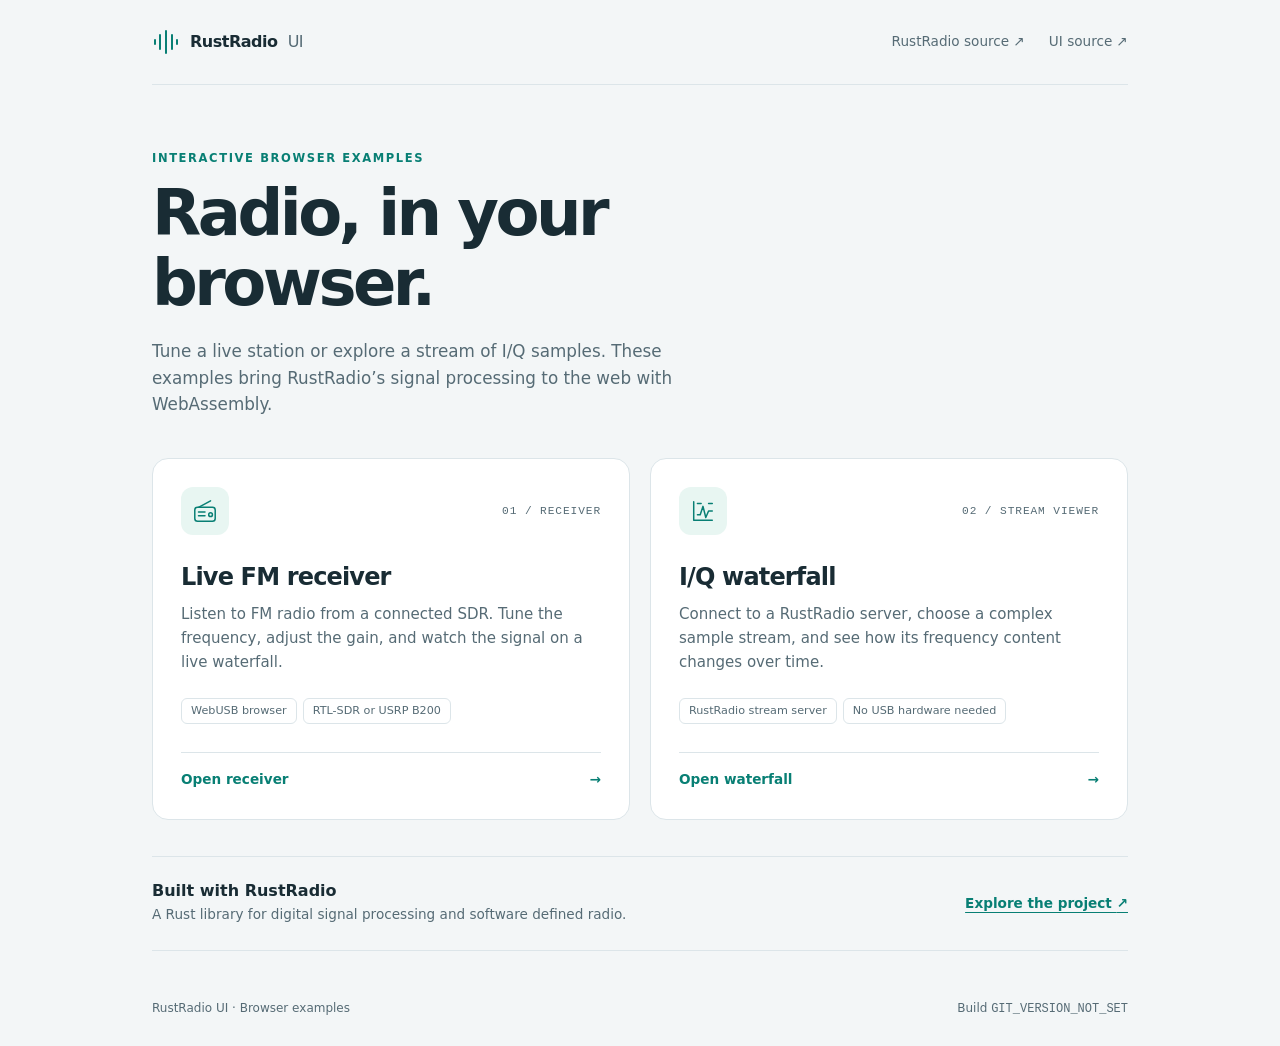
<file: assets/examples/index.html>
<!doctype html>
<html lang="en">
<head>
  <link rel="icon" href="favicon.ico" type="image/x-icon">
  <meta charset="utf-8">
  <meta name="viewport" content="width=device-width, initial-scale=1">
  <meta name="description" content="Explore RustRadio in your browser: a live FM receiver and an I/Q waterfall for streaming signals.">
  <title>RustRadio UI · Browser examples</title>
  <style>
    :root {
      color-scheme: light dark;
      font: 16px/1.6 system-ui, -apple-system, BlinkMacSystemFont, "Segoe UI", sans-serif;
      --page: light-dark(#f3f6f7, #0d1418);
      --surface: light-dark(#fff, #151f25);
      --text: light-dark(#192c34, #e1edf1);
      --muted: light-dark(#566b75, #9aafb9);
      --line: light-dark(#dce5e9, #2a3b44);
      --accent: light-dark(#087f74, #59d6c3);
      --tint: light-dark(#e8f6f2, #1a3735);
    }
    * { box-sizing: border-box; }
    body { margin: 0; background: var(--page); color: var(--text); }
    a { color: var(--accent); text-underline-offset: 4px; }
    a:focus-visible { outline: 2px solid var(--accent); outline-offset: 6px; border-radius: 4px; }
    .container { max-width: 1040px; margin: auto; padding-inline: 32px; }
    header { display: flex; flex-wrap: wrap; justify-content: space-between; align-items: center; gap: 16px; padding-block: 28px; border-bottom: 1px solid var(--line); }
    .brand { display: flex; align-items: center; gap: 10px; font-size: 1rem; font-weight: 700; letter-spacing: -0.03em; }
    .brand svg { width: 28px; height: 28px; color: var(--accent); }
    .brand span { color: var(--muted); font-weight: 400; }
    nav { display: flex; flex-wrap: wrap; gap: 24px; font-size: 0.85rem; }
    nav a { color: var(--muted); text-decoration: none; }
    nav a:hover { color: var(--accent); text-decoration: underline; }
    .hero { padding-block: 64px 40px; }
    .eyebrow { margin: 0 0 12px; color: var(--accent); font-size: 0.72rem; font-weight: 650; letter-spacing: 0.14em; text-transform: uppercase; }
    h1 { margin: 0 0 20px; max-width: 700px; font-size: clamp(2.5rem, 6vw, 4rem); line-height: 1.08; letter-spacing: -0.055em; font-weight: 650; }
    .intro { max-width: 590px; margin: 0; color: var(--muted); font-size: 1.05rem; }
    .examples { display: grid; grid-template-columns: 1fr 1fr; gap: 20px; }
    .example { display: flex; flex-direction: column; min-width: 0; padding: 28px; border: 1px solid var(--line); border-radius: 16px; background: var(--surface); color: var(--text); text-decoration: none; transition: border-color 150ms, transform 150ms; }
    .example:hover { border-color: var(--accent); transform: translateY(-3px); }
    .card-top { display: flex; align-items: center; justify-content: space-between; gap: 12px; margin-bottom: 28px; }
    .icon { display: grid; place-items: center; width: 48px; height: 48px; border-radius: 12px; background: var(--tint); color: var(--accent); }
    .icon svg { width: 26px; height: 26px; }
    .category { color: var(--muted); font: 0.7rem ui-monospace, monospace; letter-spacing: 0.08em; text-transform: uppercase; }
    h2 { margin: 0 0 10px; font-size: 1.5rem; line-height: 1.2; letter-spacing: -0.035em; font-weight: 650; }
    .description { margin: 0 0 24px; color: var(--muted); font-size: 0.94rem; }
    .requirements { display: flex; flex-wrap: wrap; gap: 6px; margin-top: auto; margin-bottom: 28px; }
    .requirements span { padding: 3px 9px; border: 1px solid var(--line); border-radius: 6px; color: var(--muted); font-size: 0.7rem; }
    .launch { display: flex; justify-content: space-between; align-items: center; padding-top: 16px; border-top: 1px solid var(--line); color: var(--accent); font-size: 0.85rem; font-weight: 650; }
    .project { display: flex; flex-wrap: wrap; justify-content: space-between; align-items: center; gap: 16px; margin-block: 36px 48px; padding: 24px 0; border-block: 1px solid var(--line); }
    .project h2 { margin-bottom: 4px; font-size: 1rem; letter-spacing: 0; }
    .project p { margin: 0; color: var(--muted); font-size: 0.85rem; }
    .project a { font-size: 0.85rem; font-weight: 600; }
    footer { display: flex; flex-wrap: wrap; justify-content: space-between; gap: 12px; padding-bottom: 28px; color: var(--muted); font-size: 0.75rem; }
    footer p { margin: 0; }
    code { font: 0.75rem ui-monospace, monospace; overflow-wrap: anywhere; }
    @media (max-width: 660px) {
      .container { padding-inline: 20px; }
      header { padding-block: 20px; }
      nav { gap: 16px; }
      .hero { padding-block: 40px 28px; }
      .examples { grid-template-columns: 1fr; gap: 16px; }
      .example { padding: 24px; }
      .card-top { margin-bottom: 20px; }
      .project { margin-block: 28px; }
    }
    @media (prefers-reduced-motion: reduce) {
      .example { transition: none; }
      .example:hover { transform: none; }
    }
  </style>
</head>
<body>
  <div class="container">
    <header>
      <div class="brand">
        <svg viewBox="0 0 28 28" fill="none" stroke="currentColor" stroke-width="2" stroke-linecap="round" aria-hidden="true"><path d="M3 12v4m5-9v14m6-18v22m6-18v14m5-9v4"/></svg>
        RustRadio <span>UI</span>
      </div>
      <nav aria-label="Project links">
        <a href="https://github.com/ThomasHabets/rustradio">RustRadio source <span aria-hidden="true">↗</span></a>
        <a href="https://github.com/ThomasHabets/rustradio-ui">UI source <span aria-hidden="true">↗</span></a>
      </nav>
    </header>
    <main>
      <section class="hero" aria-labelledby="title">
        <p class="eyebrow">Interactive browser examples</p>
        <h1>Radio, in your browser.</h1>
        <p class="intro">Tune a live station or explore a stream of I/Q samples. These examples bring RustRadio’s signal processing to the web with WebAssembly.</p>
      </section>
      <section class="examples" aria-label="Choose an example">
        <a class="example" href="rtlsdr-fm/">
          <div class="card-top">
            <span class="icon" aria-hidden="true"><svg viewBox="0 0 28 28" fill="none" stroke="currentColor" stroke-width="1.6" stroke-linecap="round" stroke-linejoin="round"><rect x="3" y="10" width="22" height="15" rx="3"/><path d="m7 10 13-7M7 15h7m-7 4h7"/><circle cx="20" cy="18" r="2"/></svg></span>
            <span class="category">01 / Receiver</span>
          </div>
          <h2>Live FM receiver</h2>
          <p class="description">Listen to FM radio from a connected SDR. Tune the frequency, adjust the gain, and watch the signal on a live waterfall.</p>
          <div class="requirements"><span>WebUSB browser</span><span>RTL-SDR or USRP B200</span></div>
          <span class="launch">Open receiver <span aria-hidden="true">→</span></span>
        </a>
        <a class="example" href="iq-waterfall/">
          <div class="card-top">
            <span class="icon" aria-hidden="true"><svg viewBox="0 0 28 28" fill="none" stroke="currentColor" stroke-width="1.6" stroke-linecap="round" stroke-linejoin="round"><path d="M4 4v20h20M8 18h3l3-9 3 12 3-7h4M8 6h4m8 0h4"/></svg></span>
            <span class="category">02 / Stream viewer</span>
          </div>
          <h2>I/Q waterfall</h2>
          <p class="description">Connect to a RustRadio server, choose a complex sample stream, and see how its frequency content changes over time.</p>
          <div class="requirements"><span>RustRadio stream server</span><span>No USB hardware needed</span></div>
          <span class="launch">Open waterfall <span aria-hidden="true">→</span></span>
        </a>
      </section>
      <aside class="project" aria-labelledby="project-title">
        <div><h2 id="project-title">Built with RustRadio</h2><p>A Rust library for digital signal processing and software defined radio.</p></div>
        <a href="https://github.com/ThomasHabets/rustradio">Explore the project <span aria-hidden="true">↗</span></a>
      </aside>
    </main>
    <footer><p>RustRadio UI · Browser examples</p><p>Build <code>GIT_VERSION_NOT_SET</code></p></footer>
  </div>
</body>
</html>
</file>
